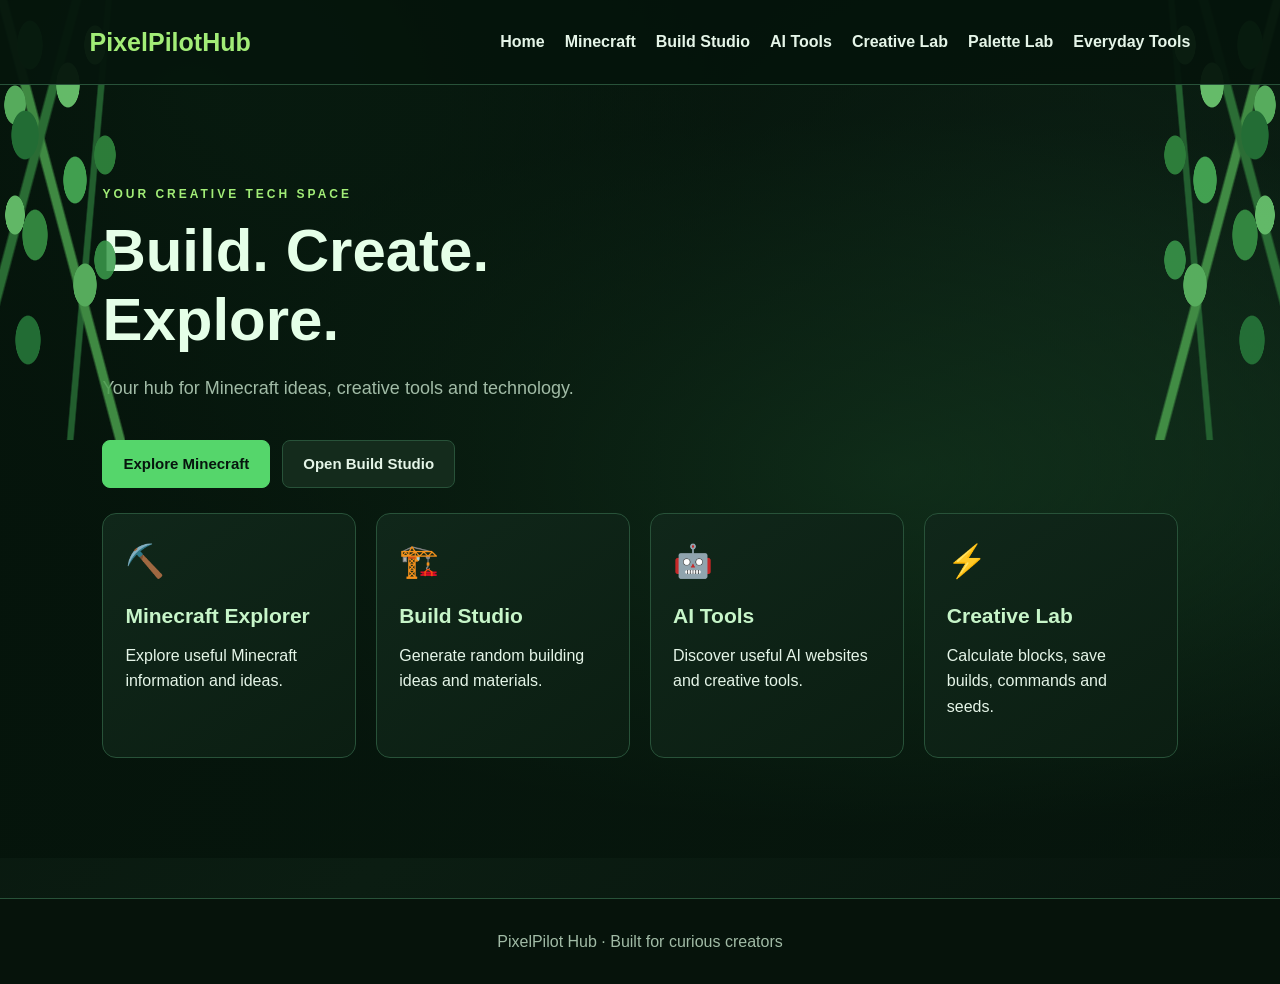
<file: index.html>
<!DOCTYPE html>
<html lang="en">
<head>
  <meta charset="UTF-8">
  <meta name="viewport" content="width=device-width, initial-scale=1.0">
  <title>PixelPilot Hub | Home</title>
  <link rel="stylesheet" href="style.css">
  <script src="script.js" defer></script>
</head>
<body>
  <header>
    <a class="logo" href="index.html">PixelPilot<span>Hub</span></a>
    <nav>
      <a class="active" href="index.html">Home</a>
      <a href="minecraft.html">Minecraft</a>
      <a href="studio.html">Build Studio</a>
      <a href="tools.html">AI Tools</a>
      <a href="extras.html">Creative Lab</a>
      <a href="palette.html">Palette Lab</a>
      <a href="everyday.html">Everyday Tools</a>
    </nav>
  </header>

  <main class="hero">
    <p class="eyebrow">YOUR CREATIVE TECH SPACE</p>
    <h1>Build. Create.<br><span>Explore.</span></h1>
    <p class="hero-text">Your hub for Minecraft ideas, creative tools and technology.</p>

    <div class="hero-actions">
      <a class="btn primary" href="minecraft.html">Explore Minecraft</a>
      <a class="btn secondary" href="studio.html">Open Build Studio</a>
    </div>

    <section class="feature-grid">
      <a class="feature-card" href="minecraft.html">
        <div class="feature-icon">⛏️</div>
        <h3>Minecraft Explorer</h3>
        <p>Explore useful Minecraft information and ideas.</p>
      </a>
      <a class="feature-card" href="studio.html">
        <div class="feature-icon">🏗️</div>
        <h3>Build Studio</h3>
        <p>Generate random building ideas and materials.</p>
      </a>
      <a class="feature-card" href="tools.html">
        <div class="feature-icon">🤖</div>
        <h3>AI Tools</h3>
        <p>Discover useful AI websites and creative tools.</p>
      </a>
      <a class="feature-card" href="extras.html">
        <div class="feature-icon">⚡</div>
        <h3>Creative Lab</h3>
        <p>Calculate blocks, save builds, commands and seeds.</p>
      </a>
    </section>
  </main>

  <footer>PixelPilot Hub · Built for curious creators</footer>
</body>
</html>
</file>
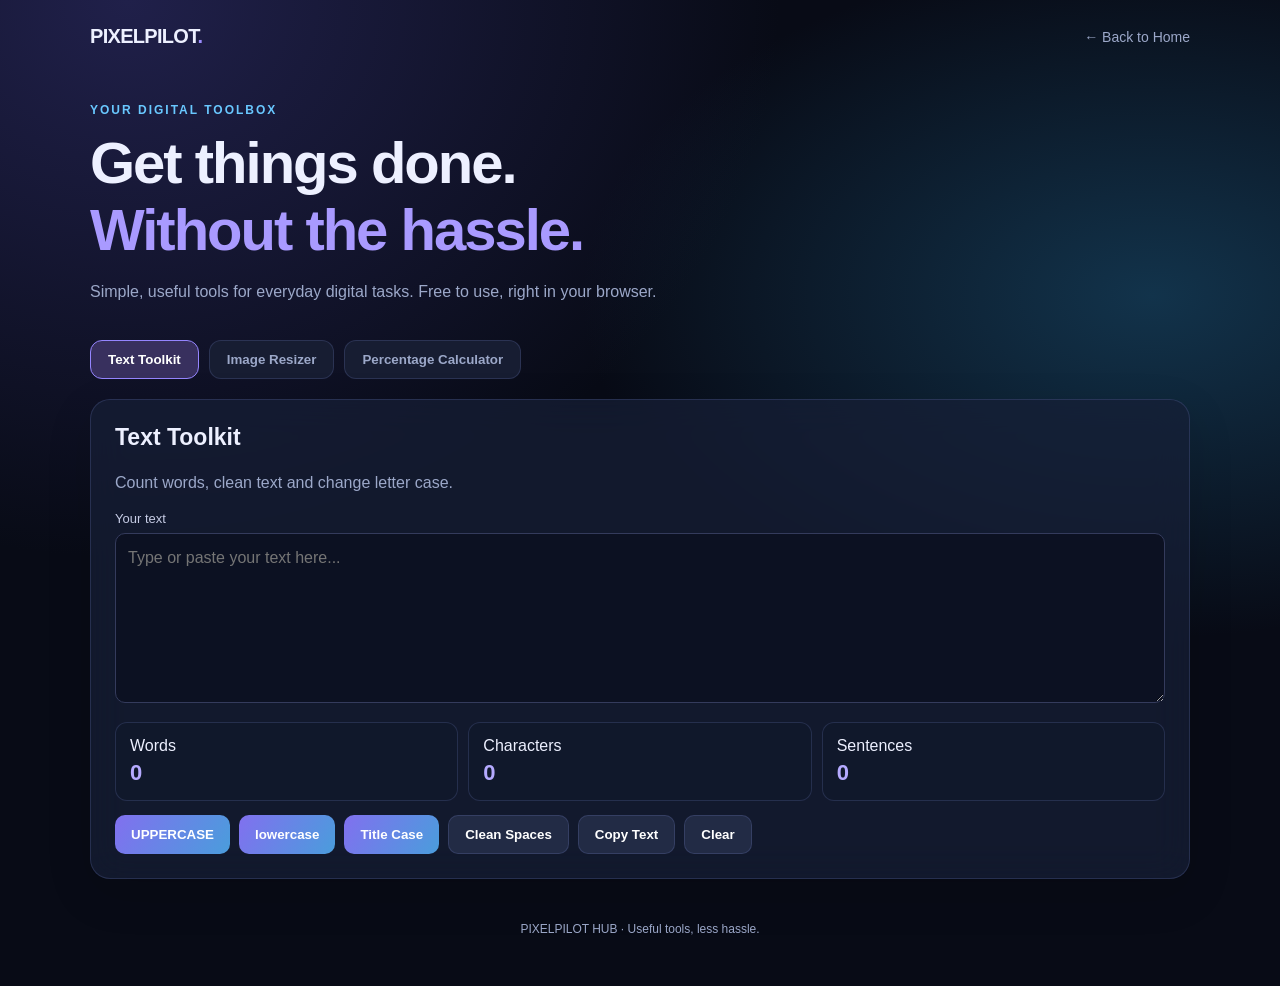
<file: everyday.html>
<!DOCTYPE html>
<html lang="en">
<head>
<meta charset="UTF-8">
<meta name="viewport" content="width=device-width, initial-scale=1.0">
<title>Everyday Tools | PixelPilot Hub</title>
<style>
*{box-sizing:border-box}
:root{--bg:#080b16;--panel:rgba(23,31,54,.72);--border:rgba(150,170,255,.16);--text:#edf0ff;--muted:#9ca8c9;--accent:#9a8cff;--blue:#69c8ff}
body{
 margin:0;background:radial-gradient(ellipse at 10% 0%,#20204a 0,transparent 40%),
 radial-gradient(ellipse at 90% 30%,#12334b 0,transparent 35%),var(--bg);
 color:var(--text);font-family:Inter,Arial,sans-serif;min-height:100vh;padding:25px
}
main{max-width:1100px;margin:auto}
nav{display:flex;justify-content:space-between;align-items:center;gap:15px;margin-bottom:55px}
.logo{font-size:20px;font-weight:800;letter-spacing:-.7px}
.logo span{color:var(--accent)}
nav a{color:var(--muted);text-decoration:none;font-size:14px}
.hero{margin-bottom:35px}
.tag{color:var(--blue);font-size:12px;letter-spacing:2px;font-weight:bold}
h1{font-size:clamp(35px,6vw,58px);letter-spacing:-2px;margin:12px 0}
.hero p,.muted{color:var(--muted);line-height:1.6}
.tabs{display:flex;flex-wrap:wrap;gap:10px;margin-bottom:20px}
.tab{background:#171d32;color:var(--muted);border:1px solid var(--border);padding:11px 17px;border-radius:12px;cursor:pointer}
.tab.active{background:#38305e;color:white;border-color:#9585ff}
.panel{background:var(--panel);border:1px solid var(--border);border-radius:20px;padding:24px;margin-bottom:18px;backdrop-filter:blur(18px);box-shadow:0 15px 45px #0002}
.tool{display:none}.tool.active{display:block}
h2{margin-top:0;font-size:23px}
label{display:block;color:#c6cce5;font-size:13px;margin:15px 0 7px}
input,textarea,select{
 width:100%;background:#0c1122;color:white;border:1px solid #343b5c;
 border-radius:10px;padding:12px;font:inherit;outline:none
}
textarea{min-height:170px;resize:vertical;line-height:1.5}
input:focus,textarea:focus,select:focus{border-color:var(--accent)}
button{background:linear-gradient(120deg,#8170ef,#4a9ddc);color:white;border:0;padding:11px 16px;border-radius:10px;cursor:pointer;font-weight:700}
button:hover{filter:brightness(1.15)}
button:disabled{opacity:.4;cursor:not-allowed}
.secondary{background:#222b45;border:1px solid var(--border)}
.actions{display:flex;flex-wrap:wrap;gap:9px;margin-top:14px}
.stats{display:grid;grid-template-columns:repeat(3,1fr);gap:10px;margin-top:15px}
.stat{background:#10182b;padding:14px;border:1px solid var(--border);border-radius:12px}
.stat strong{display:block;font-size:22px;color:#b5aaff;margin-top:5px}
.grid{display:grid;grid-template-columns:repeat(2,1fr);gap:15px}
.result{margin-top:15px;padding:15px;background:#10182b;border-radius:12px;border:1px solid var(--border)}
.preview{display:none;margin-top:18px;max-width:100%;max-height:350px;border-radius:12px;border:1px solid var(--border)}
.note{font-size:12px;color:var(--muted);line-height:1.5}
.file-label{display:block;padding:25px;text-align:center;border:1px dashed #6873a5;border-radius:14px;cursor:pointer;background:#10182b}
.file-label input{display:none}
footer{text-align:center;color:var(--muted);font-size:12px;padding:25px}
@media(max-width:600px){body{padding:15px}.panel{padding:17px}.grid{grid-template-columns:1fr}.stats{grid-template-columns:1fr 1fr}nav{margin-bottom:35px}}
</style>
</head>
<body>
<main>
<nav>
 <div class="logo">PIXELPILOT<span>.</span></div>
 <a href="index.html">← Back to Home</a>
</nav>

<header class="hero">
 <div class="tag">YOUR DIGITAL TOOLBOX</div>
 <h1>Get things done.<br><span style="color:#a99aff">Without the hassle.</span></h1>
 <p>Simple, useful tools for everyday digital tasks. Free to use, right in your browser.</p>
</header>

<div class="tabs">
 <button class="tab active" data-tab="text">Text Toolkit</button>
 <button class="tab" data-tab="image">Image Resizer</button>
 <button class="tab" data-tab="calc">Percentage Calculator</button>
</div>

<!-- TEXT TOOLKIT -->
<section class="panel tool active" id="text">
 <h2>Text Toolkit</h2>
 <p class="muted">Count words, clean text and change letter case.</p>
 <label for="textInput">Your text</label>
 <textarea id="textInput" placeholder="Type or paste your text here..."></textarea>

 <div class="stats">
  <div class="stat">Words<strong id="words">0</strong></div>
  <div class="stat">Characters<strong id="chars">0</strong></div>
  <div class="stat">Sentences<strong id="sentences">0</strong></div>
 </div>

 <div class="actions">
  <button onclick="changeCase('upper')">UPPERCASE</button>
  <button onclick="changeCase('lower')">lowercase</button>
  <button onclick="changeCase('title')">Title Case</button>
  <button class="secondary" onclick="cleanText()">Clean Spaces</button>
  <button class="secondary" onclick="copyText()">Copy Text</button>
  <button class="secondary" onclick="clearText()">Clear</button>
 </div>
</section>

<!-- IMAGE RESIZER -->
<section class="panel tool" id="image">
 <h2>Image Resizer & Compressor</h2>
 <p class="muted">Resize an image and export it in a different format. Your image stays in your browser.</p>

 <label class="file-label">
  <strong>Choose an image</strong>
  <p class="note">Click to select a JPG, PNG or WebP image</p>
  <input type="file" id="imageInput" accept="image/png,image/jpeg,image/webp">
 </label>

 <img id="preview" class="preview" alt="Image preview">

 <div id="imageControls" style="display:none">
  <div class="grid">
   <div>
    <label for="imgWidth">Width (pixels)</label>
    <input type="number" id="imgWidth" min="1" max="10000">
   </div>
   <div>
    <label for="imgHeight">Height (pixels)</label>
    <input type="number" id="imgHeight" min="1" max="10000">
   </div>
  </div>
  <label><input type="checkbox" id="lockRatio" checked style="width:auto"> Keep original proportions</label>

  <label for="format">Output format</label>
  <select id="format">
   <option value="image/jpeg">JPG</option>
   <option value="image/png">PNG</option>
   <option value="image/webp">WebP</option>
  </select>

  <label for="quality">Image quality: <span id="qualityValue">85%</span></label>
  <input type="range" id="quality" min="10" max="100" value="85">

  <div class="actions">
   <button onclick="resizeImage()">Resize & Export</button>
  </div>
  <div id="imageResult" class="result" style="display:none"></div>
 </div>
 <p class="note">Very large images may use significant browser memory. Exporting JPG removes transparency.</p>
</section>

<!-- PERCENTAGE CALCULATOR -->
<section class="panel tool" id="calc">
 <h2>Percentage Calculator</h2>
 <p class="muted">Quickly calculate percentages and percentage changes.</p>

 <div class="grid">
  <div>
   <label for="percent">What is X% of Y?</label>
   <input type="number" id="percent" placeholder="Percentage, e.g. 20">
   <label for="number">Enter Y</label>
   <input type="number" id="number" placeholder="Number, e.g. 500">
   <button style="margin-top:12px" onclick="calculatePercent()">Calculate</button>
   <div id="percentResult" class="result">Your answer will appear here.</div>
  </div>

  <div>
   <label for="oldValue">Percentage change</label>
   <input type="number" id="oldValue" placeholder="Original value">
   <label for="newValue">New value</label>
   <input type="number" id="newValue" placeholder="New value">
   <button style="margin-top:12px" onclick="calculateChange()">Calculate change</button>
   <div id="changeResult" class="result">Your answer will appear here.</div>
  </div>
 </div>
</section>

<footer>PIXELPILOT HUB · Useful tools, less hassle.</footer>
</main>

<script>
// TAB NAVIGATION
document.querySelectorAll(".tab").forEach(button=>{
 button.addEventListener("click",()=>{
  document.querySelectorAll(".tab").forEach(b=>b.classList.remove("active"));
  document.querySelectorAll(".tool").forEach(t=>t.classList.remove("active"));
  button.classList.add("active");
  document.getElementById(button.dataset.tab).classList.add("active");
 });
});

// TEXT TOOLKIT
const textInput=document.getElementById("textInput");

function updateStats(){
 const value=textInput.value;
 const words=value.trim()?value.trim().split(/\s+/).length:0;
 const sentences=value.trim()?value.split(/[.!?]+/).filter(s=>s.trim()).length:0;
 document.getElementById("words").textContent=words;
 document.getElementById("chars").textContent=value.length;
 document.getElementById("sentences").textContent=sentences;
}
textInput.addEventListener("input",updateStats);

function changeCase(type){
 let value=textInput.value;
 if(type==="upper")value=value.toUpperCase();
 if(type==="lower")value=value.toLowerCase();
 if(type==="title")value=value.toLowerCase().replace(/\b\w/g,c=>c.toUpperCase());
 textInput.value=value;
 updateStats();
}
function cleanText(){
 textInput.value=textInput.value.replace(/[ \t]+/g," ").replace(/\n{3,}/g,"\n\n").trim();
 updateStats();
}
async function copyText(){
 try{
  await navigator.clipboard.writeText(textInput.value);
  alert("Text copied!");
 }catch(e){alert("Copy failed. Check browser permissions.");}
}
function clearText(){
 textInput.value="";
 updateStats();
}

// IMAGE TOOL
let selectedImage=null;
let originalWidth=0;
let originalHeight=0;

const imageInput=document.getElementById("imageInput");
const imgWidth=document.getElementById("imgWidth");
const imgHeight=document.getElementById("imgHeight");
const preview=document.getElementById("preview");

imageInput.addEventListener("change",()=>{
 const file=imageInput.files[0];
 if(!file)return;
 if(!["image/jpeg","image/png","image/webp"].includes(file.type)){
  alert("Please choose a JPG, PNG or WebP image.");
  imageInput.value="";
  return;
 }
 if(file.size>20*1024*1024){
  alert("Please choose an image smaller than 20 MB.");
  imageInput.value="";
  return;
 }

 const reader=new FileReader();
 reader.onload=()=>{
  const image=new Image();
  image.onload=()=>{
   selectedImage=image;
   originalWidth=image.naturalWidth;
   originalHeight=image.naturalHeight;
   imgWidth.value=originalWidth;
   imgHeight.value=originalHeight;
   preview.src=reader.result;
   preview.style.display="block";
   document.getElementById("imageControls").style.display="block";
   document.getElementById("imageResult").style.display="none";
  };
  image.onerror=()=>alert("Could not load this image.");
  image.src=reader.result;
 };
 reader.readAsDataURL(file);
});

imgWidth.addEventListener("input",()=>{
 if(document.getElementById("lockRatio").checked&&originalWidth){
  const w=Number(imgWidth.value);
  if(w>0)imgHeight.value=Math.round(w*originalHeight/originalWidth);
 }
});
imgHeight.addEventListener("input",()=>{
 if(document.getElementById("lockRatio").checked&&originalHeight){
  const h=Number(imgHeight.value);
  if(h>0)imgWidth.value=Math.round(h*originalWidth/originalHeight);
 }
});

document.getElementById("quality").addEventListener("input",e=>{
 document.getElementById("qualityValue").textContent=e.target.value+"%";
});

function resizeImage(){
 if(!selectedImage)return;

 const width=Number(imgWidth.value);
 const height=Number(imgHeight.value);

 if(!Number.isInteger(width)||!Number.isInteger(height)||
 width<1||height<1||width>10000||height>10000){
  alert("Enter valid dimensions between 1 and 10,000 pixels.");
  return;
 }

 const canvas=document.createElement("canvas");
 canvas.width=width;
 canvas.height=height;
 const ctx=canvas.getContext("2d");
 const format=document.getElementById("format").value;
 const quality=Number(document.getElementById("quality").value)/100;

 if(format==="image/jpeg"){
  ctx.fillStyle="#ffffff";
  ctx.fillRect(0,0,width,height);
 }
 ctx.drawImage(selectedImage,0,0,width,height);

 canvas.toBlob(blob=>{
  if(!blob){
   alert("Image export failed.");
   return;
  }
  const url=URL.createObjectURL(blob);
  const extension=format==="image/jpeg"?"jpg":
   format==="image/png"?"png":"webp";
  const result=document.getElementById("imageResult");
  result.style.display="block";
  result.innerHTML=`
   <strong>Image ready!</strong>
   <p>${width} × ${height} pixels · ${(blob.size/1024).toFixed(1)} KB</p>
   <a id="downloadImage" download="pixelpilot-image.${extension}"
   style="color:#a99aff;font-weight:bold">Download your image ↓</a>
  `;
  document.getElementById("downloadImage").href=url;
 },format,quality);
}

// PERCENTAGE CALCULATOR
function calculatePercent(){
 const p=document.getElementById("percent").value;
 const n=document.getElementById("number").value;
 if(p===""||n===""){
  alert("Enter both numbers.");
  return;
 }
 const answer=Number(p)*Number(n)/100;
 document.getElementById("percentResult").textContent=
  `${p}% of ${n} = ${answer.toLocaleString(undefined,{maximumFractionDigits:6})}`;
}

function calculateChange(){
 const oldValue=document.getElementById("oldValue").value;
 const newValue=document.getElementById("newValue").value;
 if(oldValue===""||newValue===""){
  alert("Enter both values.");
  return;
 }
 if(Number(oldValue)===0){
  alert("Original value cannot be zero.");
  return;
 }
 const change=(Number(newValue)-Number(oldValue))/Math.abs(Number(oldValue))*100;
 const direction=change>0?"increase":change<0?"decrease":"no change";
 document.getElementById("changeResult").textContent=
  `${Math.abs(change).toFixed(2)}% ${direction}`;
}
</script>
</body>
</html>
</file>
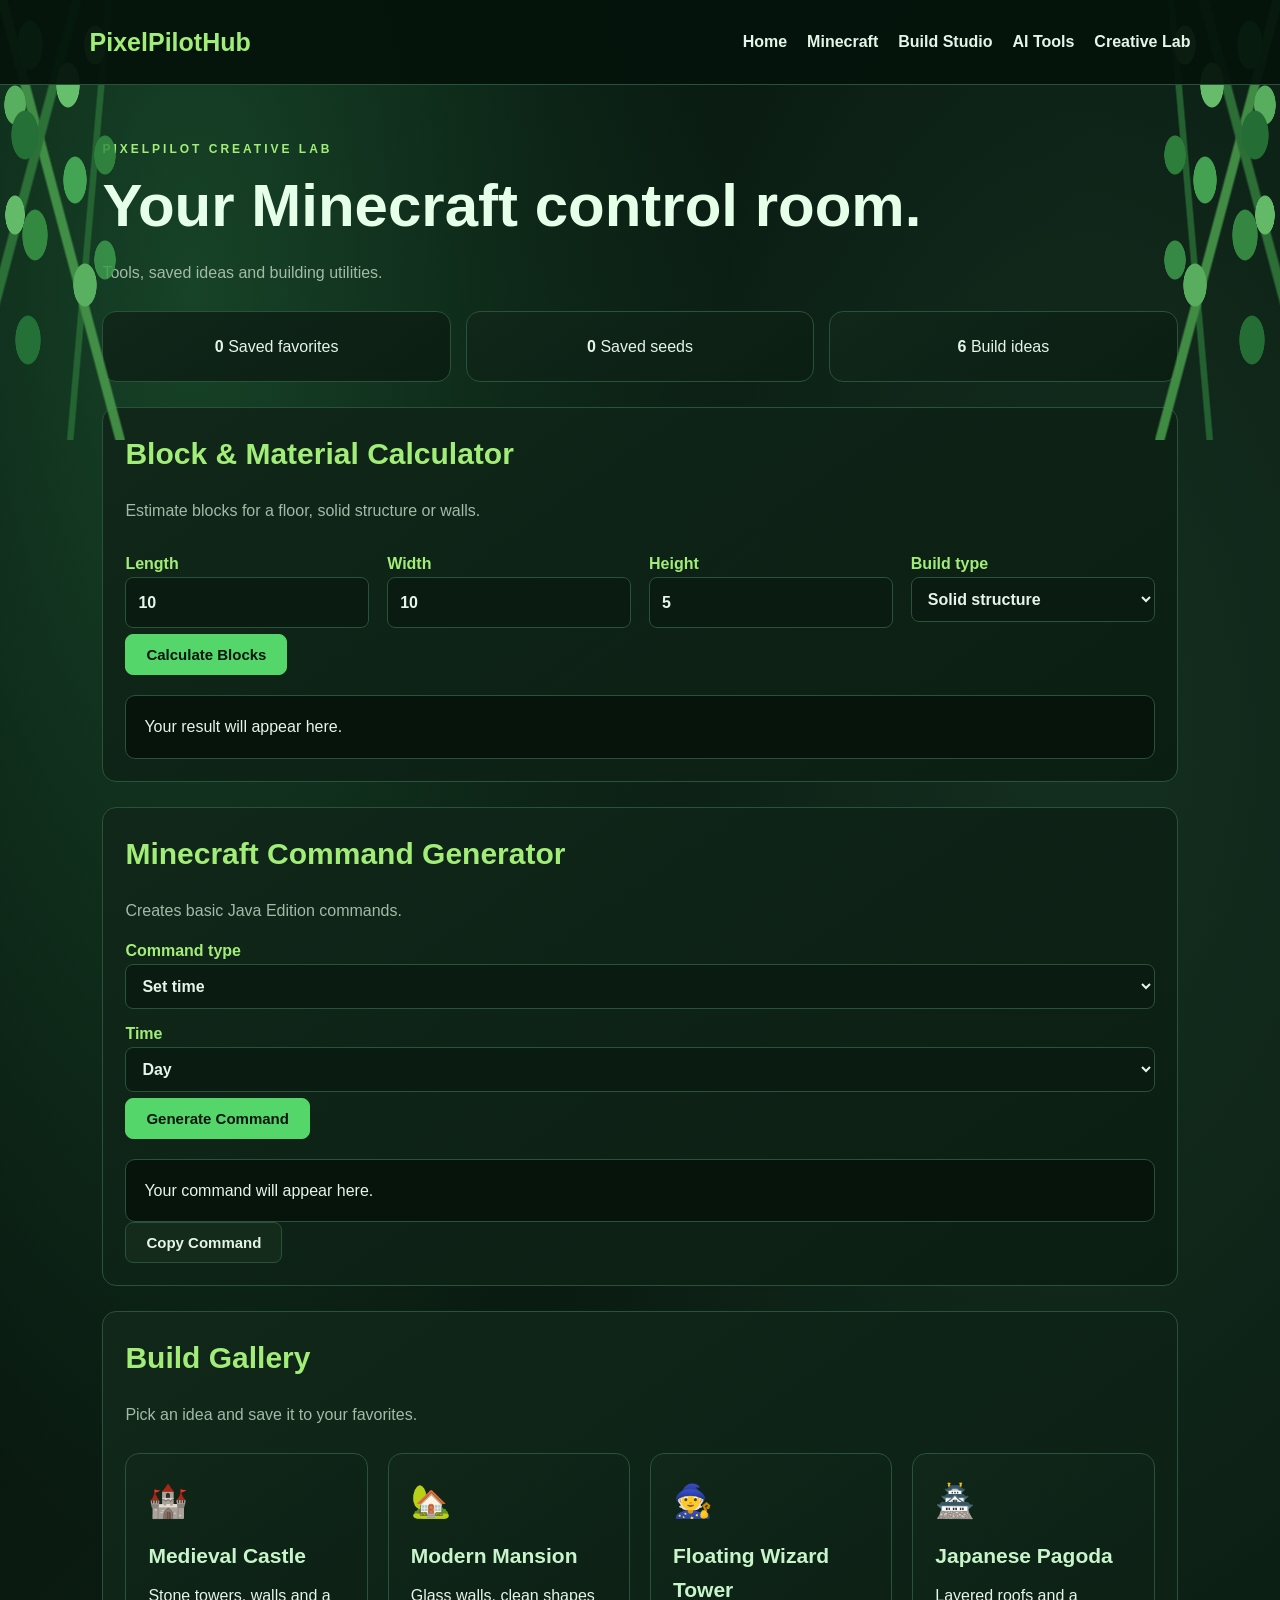
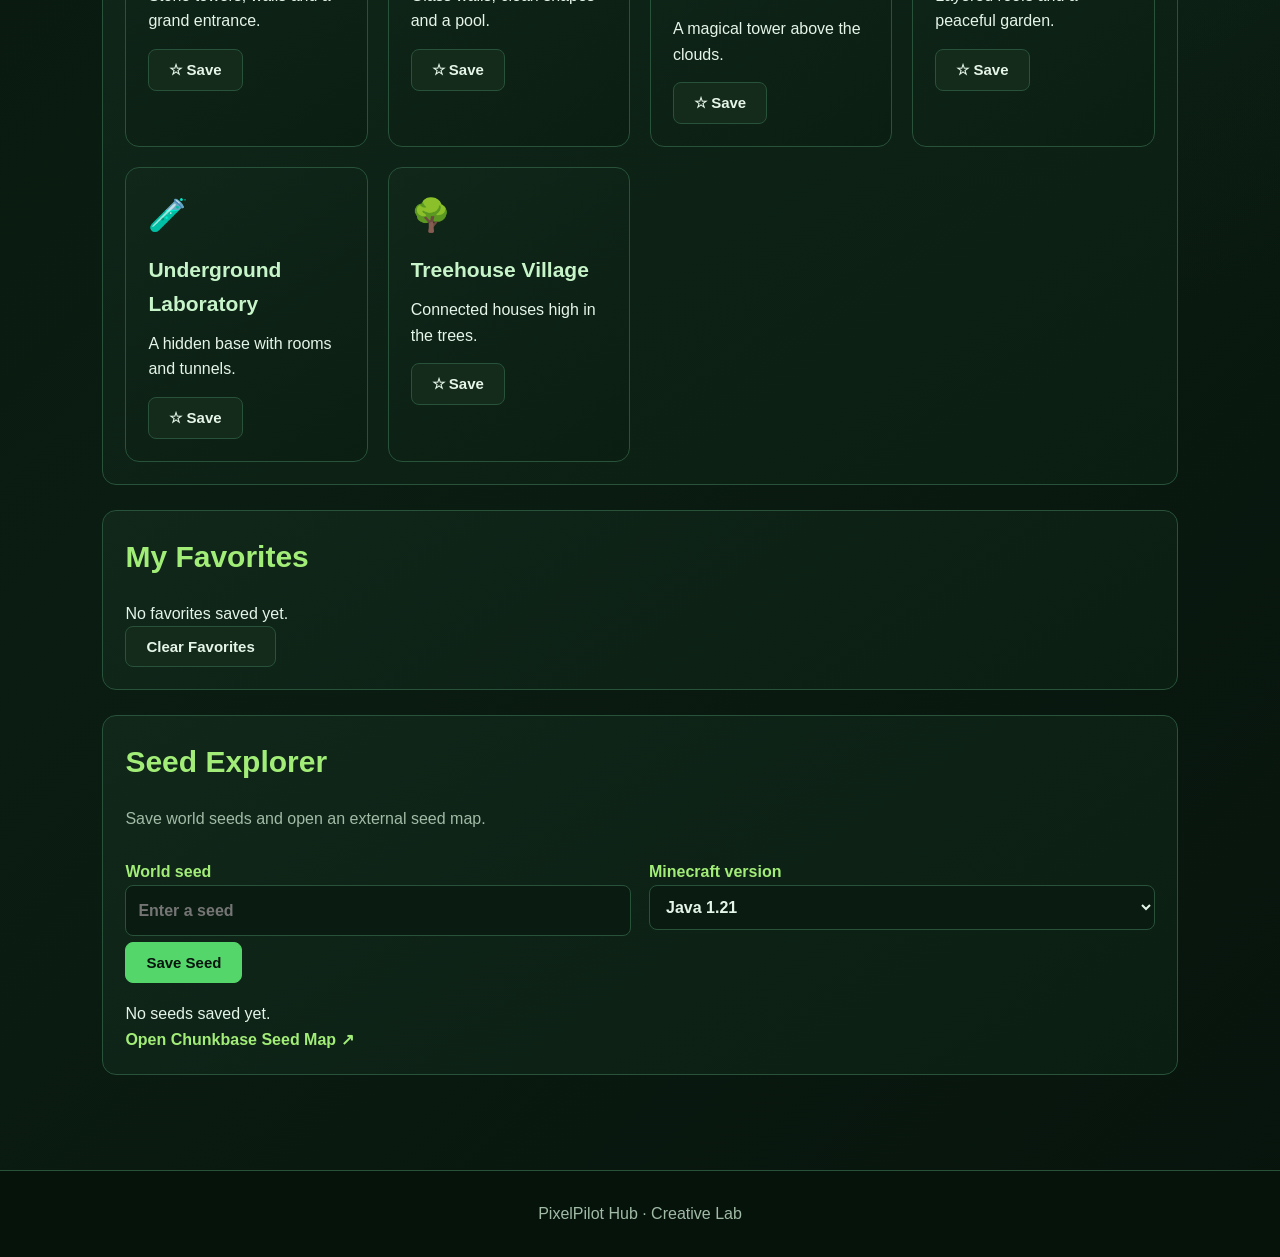
<file: extras.html>
<!DOCTYPE html>
<html lang="en">
<head>
  <meta charset="UTF-8">
  <meta name="viewport" content="width=device-width, initial-scale=1.0">
  <title>Creative Lab | PixelPilot Hub</title>
  <link rel="stylesheet" href="style.css">
  <script src="script.js" defer></script>
</head>
<body>
  <header>
    <a class="logo" href="index.html">PixelPilot<span>Hub</span></a>
    <nav>
      <a href="index.html">Home</a>
      <a href="minecraft.html">Minecraft</a>
      <a href="studio.html">Build Studio</a>
      <a href="tools.html">AI Tools</a>
      <a class="active" href="extras.html">Creative Lab</a>
    </nav>
  </header>

  <main class="page">
    <p class="eyebrow">PIXELPILOT CREATIVE LAB</p>
    <h1>Your Minecraft <span>control room.</span></h1>
    <p class="muted">Tools, saved ideas and building utilities.</p>

    <section class="stats-grid">
      <div class="stat-card">
        <strong id="favoriteCount">0</strong>
        <span>Saved favorites</span>
      </div>
      <div class="stat-card">
        <strong id="seedCount">0</strong>
        <span>Saved seeds</span>
      </div>
      <div class="stat-card">
        <strong id="ideaCount">6</strong>
        <span>Build ideas</span>
      </div>
    </section>

    <section class="tool-panel">
      <h2>Block & Material Calculator</h2>
      <p class="muted">Estimate blocks for a floor, solid structure or walls.</p>
      <div class="calculator-grid">
        <label>Length
          <input id="calcLength" type="number" min="1" value="10">
        </label>
        <label>Width
          <input id="calcWidth" type="number" min="1" value="10">
        </label>
        <label>Height
          <input id="calcHeight" type="number" min="1" value="5">
        </label>
        <label>Build type
          <select id="calcType">
            <option value="solid">Solid structure</option>
            <option value="walls">Walls only</option>
            <option value="floor">Floor only</option>
          </select>
        </label>
      </div>
      <button class="btn primary" id="calculateBlocks">Calculate Blocks</button>
      <div class="calculator-result" id="calcResult">Your result will appear here.</div>
    </section>

    <section class="tool-panel">
      <h2>Minecraft Command Generator</h2>
      <p class="muted">Creates basic Java Edition commands.</p>
      <label>Command type
        <select id="commandType">
          <option value="time">Set time</option>
          <option value="weather">Set weather</option>
          <option value="gamemode">Set game mode</option>
          <option value="difficulty">Set difficulty</option>
          <option value="give">Give an item</option>
        </select>
      </label>
      <div id="commandOptions"></div>
      <button class="btn primary" id="generateCommand">Generate Command</button>
      <div class="command-output" id="commandOutput">Your command will appear here.</div>
      <button class="btn secondary" id="copyCommand">Copy Command</button>
    </section>

    <section class="tool-panel">
      <h2>Build Gallery</h2>
      <p class="muted">Pick an idea and save it to your favorites.</p>
      <div class="feature-grid" id="buildGallery">
        <article class="feature-card">
          <div class="feature-icon">🏰</div>
          <h3>Medieval Castle</h3>
          <p>Stone towers, walls and a grand entrance.</p>
          <button class="btn secondary gallery-save" data-build="Medieval Castle">☆ Save</button>
        </article>
        <article class="feature-card">
          <div class="feature-icon">🏡</div>
          <h3>Modern Mansion</h3>
          <p>Glass walls, clean shapes and a pool.</p>
          <button class="btn secondary gallery-save" data-build="Modern Mansion">☆ Save</button>
        </article>
        <article class="feature-card">
          <div class="feature-icon">🧙</div>
          <h3>Floating Wizard Tower</h3>
          <p>A magical tower above the clouds.</p>
          <button class="btn secondary gallery-save" data-build="Floating Wizard Tower">☆ Save</button>
        </article>
        <article class="feature-card">
          <div class="feature-icon">🏯</div>
          <h3>Japanese Pagoda</h3>
          <p>Layered roofs and a peaceful garden.</p>
          <button class="btn secondary gallery-save" data-build="Japanese Pagoda">☆ Save</button>
        </article>
        <article class="feature-card">
          <div class="feature-icon">🧪</div>
          <h3>Underground Laboratory</h3>
          <p>A hidden base with rooms and tunnels.</p>
          <button class="btn secondary gallery-save" data-build="Underground Laboratory">☆ Save</button>
        </article>
        <article class="feature-card">
          <div class="feature-icon">🌳</div>
          <h3>Treehouse Village</h3>
          <p>Connected houses high in the trees.</p>
          <button class="btn secondary gallery-save" data-build="Treehouse Village">☆ Save</button>
        </article>
      </div>
    </section>

    <section class="tool-panel">
      <h2>My Favorites</h2>
      <div id="favoritesList" class="favorites-list">No favorites saved yet.</div>
      <button class="btn secondary" id="clearFavorites">Clear Favorites</button>
    </section>

    <section class="tool-panel">
      <h2>Seed Explorer</h2>
      <p class="muted">Save world seeds and open an external seed map.</p>
      <div class="calculator-grid">
        <label>World seed
          <input id="seedInput" type="text" placeholder="Enter a seed">
        </label>
        <label>Minecraft version
          <select id="seedVersion">
            <option>Java 1.21</option>
            <option>Java 1.20</option>
            <option>Bedrock</option>
            <option>Other</option>
          </select>
        </label>
      </div>
      <button class="btn primary" id="saveSeed">Save Seed</button>
      <div id="seedsList" class="favorites-list">No seeds saved yet.</div>
      <a class="external-seed-link" href="https://www.chunkbase.com/apps/seed-map" target="_blank" rel="noopener noreferrer">Open Chunkbase Seed Map ↗</a>
    </section>
  </main>

  <footer>PixelPilot Hub · Creative Lab</footer>
</body>
</html>
</file>
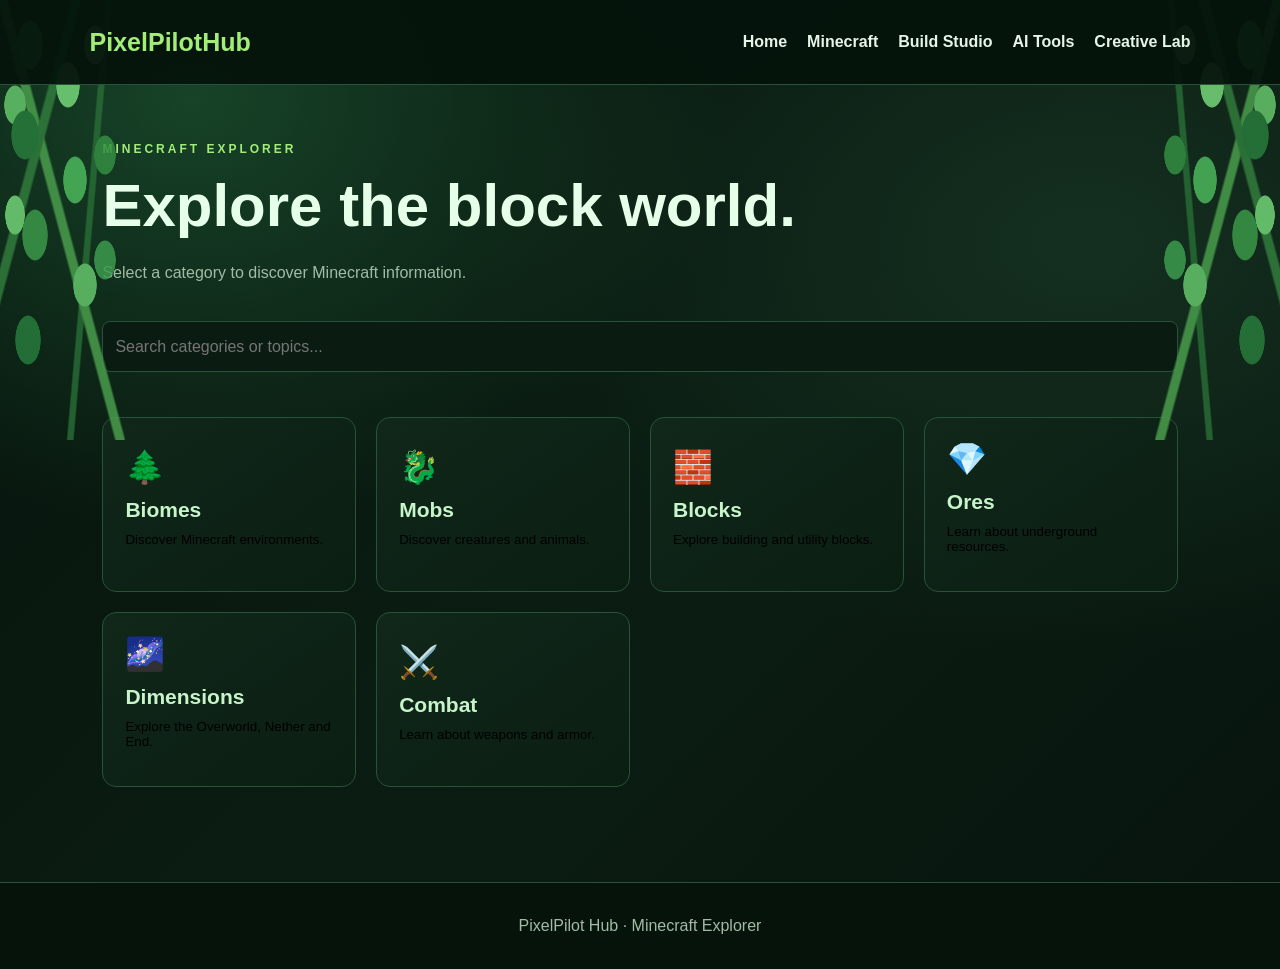
<file: minecraft.html>
<!DOCTYPE html>
<html lang="en">
<head>
  <meta charset="UTF-8">
  <meta name="viewport" content="width=device-width, initial-scale=1.0">
  <title>Minecraft Explorer | PixelPilot Hub</title>
  <link rel="stylesheet" href="style.css">
  <script src="script.js" defer></script>
</head>
<body>
  <header>
    <a class="logo" href="index.html">PixelPilot<span>Hub</span></a>
    <nav>
      <a href="index.html">Home</a>
      <a class="active" href="minecraft.html">Minecraft</a>
      <a href="studio.html">Build Studio</a>
      <a href="tools.html">AI Tools</a>
      <a href="extras.html">Creative Lab</a>
    </nav>
  </header>

  <main class="page">
    <p class="eyebrow">MINECRAFT EXPLORER</p>
    <h1>Explore the <span>block world.</span></h1>
    <p class="muted">Select a category to discover Minecraft information.</p>

    <input id="minecraftSearch" class="search-box"
      type="text" placeholder="Search categories or topics...">

    <section class="feature-grid" id="minecraftCards">
      <button class="feature-card explorer-card" data-category="biomes">
        <div class="feature-icon">🌲</div>
        <h3>Biomes</h3>
        <p>Discover Minecraft environments.</p>
      </button>
      <button class="feature-card explorer-card" data-category="mobs">
        <div class="feature-icon">🐉</div>
        <h3>Mobs</h3>
        <p>Discover creatures and animals.</p>
      </button>
      <button class="feature-card explorer-card" data-category="blocks">
        <div class="feature-icon">🧱</div>
        <h3>Blocks</h3>
        <p>Explore building and utility blocks.</p>
      </button>
      <button class="feature-card explorer-card" data-category="ores">
        <div class="feature-icon">💎</div>
        <h3>Ores</h3>
        <p>Learn about underground resources.</p>
      </button>
      <button class="feature-card explorer-card" data-category="dimensions">
        <div class="feature-icon">🌌</div>
        <h3>Dimensions</h3>
        <p>Explore the Overworld, Nether and End.</p>
      </button>
      <button class="feature-card explorer-card" data-category="combat">
        <div class="feature-icon">⚔️</div>
        <h3>Combat</h3>
        <p>Learn about weapons and armor.</p>
      </button>
    </section>

    <section class="tool-panel explorer-details" id="explorerDetails" hidden>
      <button class="btn secondary" id="backToCategories">← Back to categories</button>
      <div id="explorerContent"></div>
    </section>
  </main>

  <footer>PixelPilot Hub · Minecraft Explorer</footer>
</body>
</html>
</file>
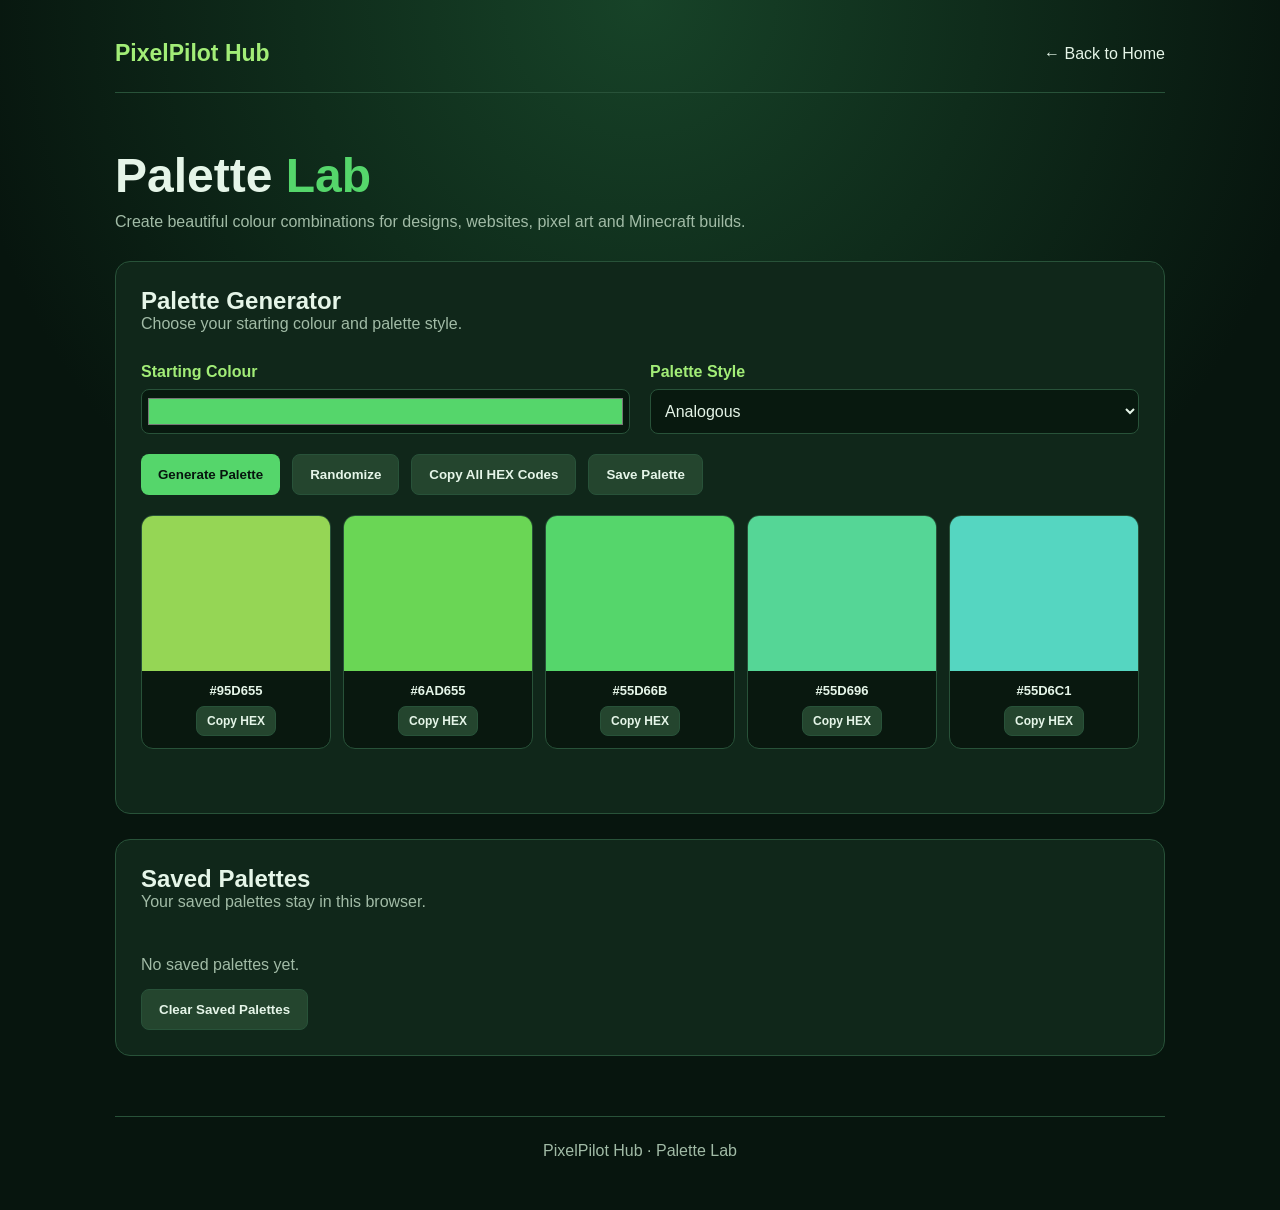
<file: palette.html>
<!DOCTYPE html>
<html lang="en">
<head>
<meta charset="UTF-8">
<meta name="viewport" content="width=device-width, initial-scale=1.0">
<title>PixelPilot | Palette Lab</title>

<style>
:root {
  --bg: #07150e;
  --panel: #10271a;
  --green: #55d66b;
  --light: #a2ed77;
  --text: #e5f5e8;
  --muted: #a1bba6;
  --border: #285239;
}

* {
  box-sizing: border-box;
  margin: 0;
  padding: 0;
}

body {
  min-height: 100vh;
  padding: 25px;
  font-family: Arial, sans-serif;
  color: var(--text);
  background:
    radial-gradient(circle at top, #174328, transparent 50%),
    var(--bg);
}

header {
  max-width: 1050px;
  margin: auto;
  display: flex;
  justify-content: space-between;
  align-items: center;
  flex-wrap: wrap;
  gap: 15px;
  padding: 15px 0 25px;
  border-bottom: 1px solid var(--border);
}

.logo {
  color: var(--light);
  font-size: 23px;
  font-weight: bold;
}

header a {
  color: var(--text);
  text-decoration: none;
}

main {
  max-width: 1050px;
  margin: 55px auto;
}

h1 {
  font-size: clamp(32px, 6vw, 48px);
  margin-bottom: 10px;
}

h1 span {
  color: var(--green);
}

.subtitle {
  color: var(--muted);
  margin-bottom: 30px;
}

.panel {
  background: var(--panel);
  border: 1px solid var(--border);
  border-radius: 15px;
  padding: 25px;
  margin-bottom: 25px;
}

.controls {
  display: grid;
  grid-template-columns: repeat(auto-fit, minmax(180px, 1fr));
  gap: 20px;
  align-items: end;
}

label {
  display: block;
  color: var(--light);
  font-weight: bold;
  margin-bottom: 8px;
}

input, select {
  width: 100%;
  min-height: 45px;
  border: 1px solid var(--border);
  border-radius: 8px;
  background: #08190f;
  color: var(--text);
  padding: 10px;
  font: inherit;
}

input[type="color"] {
  padding: 4px;
  cursor: pointer;
}

button {
  border: 0;
  border-radius: 8px;
  padding: 12px 17px;
  background: var(--green);
  color: #07150e;
  font-weight: bold;
  cursor: pointer;
  transition: 0.2s;
}

button:hover {
  filter: brightness(1.15);
  transform: translateY(-2px);
}

.secondary {
  background: #24452e;
  color: var(--text);
  border: 1px solid var(--border);
}

.actions {
  display: flex;
  flex-wrap: wrap;
  gap: 12px;
  margin-top: 20px;
}

.palette {
  display: grid;
  grid-template-columns: repeat(5, 1fr);
  gap: 12px;
  margin-top: 20px;
}

.swatch {
  overflow: hidden;
  border: 1px solid var(--border);
  border-radius: 12px;
  background: #09180f;
}

.swatch-color {
  height: 155px;
  cursor: pointer;
}

.swatch-info {
  padding: 12px 7px;
  text-align: center;
}

.hex {
  font-size: 13px;
  font-weight: bold;
  overflow-wrap: anywhere;
}

.swatch-info button {
  margin-top: 8px;
  padding: 7px 10px;
  font-size: 12px;
}

.saved-list {
  display: grid;
  gap: 12px;
  margin-top: 18px;
}

.saved-item {
  padding: 14px;
  border-radius: 10px;
  background: #091b10;
  border: 1px solid var(--border);
}

.saved-colors {
  display: flex;
  height: 35px;
  border-radius: 6px;
  overflow: hidden;
  margin-bottom: 10px;
}

.saved-colors span {
  flex: 1;
}

.saved-item button {
  margin-top: 10px;
}

.empty {
  color: var(--muted);
  padding: 15px 0;
}

.status {
  min-height: 24px;
  color: var(--light);
  margin-top: 15px;
}

footer {
  max-width: 1050px;
  margin: 60px auto 0;
  text-align: center;
  color: var(--muted);
  padding: 25px;
  border-top: 1px solid var(--border);
}

@media (max-width: 650px) {
  body {
    padding: 15px;
  }

  .palette {
    grid-template-columns: repeat(2, 1fr);
  }

  .swatch-color {
    height: 115px;
  }

  main {
    margin-top: 35px;
  }
}
</style>
</head>

<body>

<header>
  <div class="logo">PixelPilot Hub</div>
  <a href="index.html">← Back to Home</a>
</header>

<main>
  <h1>Palette <span>Lab</span></h1>
  <p class="subtitle">
    Create beautiful colour combinations for designs,
    websites, pixel art and Minecraft builds.
  </p>

  <section class="panel">
    <h2>Palette Generator</h2>
    <p class="subtitle">Choose your starting colour and palette style.</p>

    <div class="controls">
      <div>
        <label for="baseColor">Starting Colour</label>
        <input type="color" id="baseColor" value="#55d66b">
      </div>

      <div>
        <label for="paletteType">Palette Style</label>
        <select id="paletteType">
          <option value="analogous">Analogous</option>
          <option value="complementary">Complementary</option>
          <option value="triadic">Triadic</option>
          <option value="monochromatic">Monochromatic</option>
        </select>
      </div>
    </div>

    <div class="actions">
      <button id="generateBtn">Generate Palette</button>
      <button class="secondary" id="randomBtn">Randomize</button>
      <button class="secondary" id="copyAllBtn">Copy All HEX Codes</button>
      <button class="secondary" id="saveBtn">Save Palette</button>
    </div>

    <div class="palette" id="palette"></div>
    <p class="status" id="status" aria-live="polite"></p>
  </section>

  <section class="panel">
    <h2>Saved Palettes</h2>
    <p class="subtitle">Your saved palettes stay in this browser.</p>
    <div class="saved-list" id="savedList"></div>
    <button class="secondary" id="clearBtn">Clear Saved Palettes</button>
  </section>
</main>

<footer>
  PixelPilot Hub · Palette Lab
</footer>

<script>
const baseColor = document.getElementById("baseColor");
const paletteType = document.getElementById("paletteType");
const paletteContainer = document.getElementById("palette");
const statusText = document.getElementById("status");
const savedList = document.getElementById("savedList");

let currentPalette = [];

function hexToHsl(hex) {
  let r = parseInt(hex.slice(1, 3), 16) / 255;
  let g = parseInt(hex.slice(3, 5), 16) / 255;
  let b = parseInt(hex.slice(5, 7), 16) / 255;

  let max = Math.max(r, g, b);
  let min = Math.min(r, g, b);
  let h, s;
  let l = (max + min) / 2;

  if (max === min) {
    h = 0;
    s = 0;
  } else {
    let d = max - min;
    s = l > 0.5 ? d / (2 - max - min) : d / (max + min);

    switch (max) {
      case r:
        h = (g - b) / d + (g < b ? 6 : 0);
        break;
      case g:
        h = (b - r) / d + 2;
        break;
      default:
        h = (r - g) / d + 4;
    }

    h /= 6;
  }

  return [h * 360, s * 100, l * 100];
}

function hslToHex(h, s, l) {
  h = ((h % 360) + 360) % 360;
  s /= 100;
  l /= 100;

  let c = (1 - Math.abs(2 * l - 1)) * s;
  let x = c * (1 - Math.abs((h / 60) % 2 - 1));
  let m = l - c / 2;
  let r = 0, g = 0, b = 0;

  if (h < 60) [r, g, b] = [c, x, 0];
  else if (h < 120) [r, g, b] = [x, c, 0];
  else if (h < 180) [r, g, b] = [0, c, x];
  else if (h < 240) [r, g, b] = [0, x, c];
  else if (h < 300) [r, g, b] = [x, 0, c];
  else [r, g, b] = [c, 0, x];

  const toHex = value =>
    Math.round((value + m) * 255)
      .toString(16)
      .padStart(2, "0");

  return "#" + toHex(r) + toHex(g) + toHex(b);
}

function generatePalette() {
  const [h, s, l] = hexToHsl(baseColor.value);
  const type = paletteType.value;

  let colors = [];

  if (type === "analogous") {
    colors = [-40, -20, 0, 20, 40].map(
      shift => hslToHex(h + shift, s, l)
    );
  }

  if (type === "complementary") {
    colors = [
      hslToHex(h, s, l * 0.65),
      hslToHex(h, s, l * 0.85),
      hslToHex(h, s, l),
      hslToHex(h + 180, s, l * 1.1),
      hslToHex(h + 180, s, l * 0.75)
    ];
  }

  if (type === "triadic") {
    colors = [
      hslToHex(h, s, l * 0.75),
      hslToHex(h, s, l),
      hslToHex(h + 120, s, l),
      hslToHex(h + 240, s, l),
      hslToHex(h + 240, s, l * 0.75)
    ];
  }

  if (type === "monochromatic") {
    colors = [25, 40, 55, 70, 85].map(
      lightness => hslToHex(h, s, lightness)
    );
  }

  currentPalette = colors;
  displayPalette();
}

function displayPalette() {
  paletteContainer.innerHTML = "";

  currentPalette.forEach(color => {
    const card = document.createElement("div");
    card.className = "swatch";

    const colorBox = document.createElement("div");
    colorBox.className = "swatch-color";
    colorBox.style.backgroundColor = color;
    colorBox.title = "Click to copy " + color;

    colorBox.addEventListener("click", () => copyText(color));

    const info = document.createElement("div");
    info.className = "swatch-info";

    const hex = document.createElement("div");
    hex.className = "hex";
    hex.textContent = color.toUpperCase();

    const button = document.createElement("button");
    button.className = "secondary";
    button.textContent = "Copy HEX";
    button.addEventListener("click", () => copyText(color));

    info.append(hex, button);
    card.append(colorBox, info);
    paletteContainer.appendChild(card);
  });
}

async function copyText(text) {
  try {
    await navigator.clipboard.writeText(text);
    statusText.textContent = "Copied " + text + "!";
  } catch {
    statusText.textContent =
      "Clipboard access unavailable. Try using a secure browser connection.";
  }
}

function randomize() {
  const randomHex = () =>
    "#" + Math.floor(Math.random() * 16777216)
      .toString(16)
      .padStart(6, "0");

  baseColor.value = randomHex();
  generatePalette();
  statusText.textContent = "Random palette generated!";
}

function copyAll() {
  if (!currentPalette.length) return;
  copyText(currentPalette.join(", "));
}

function getSavedPalettes() {
  try {
    return JSON.parse(
      localStorage.getItem("pixelpilot_palettes") || "[]"
    );
  } catch {
    return [];
  }
}

function savePalette() {
  if (!currentPalette.length) return;

  const saved = getSavedPalettes();

  saved.unshift({
    id: Date.now(),
    colors: [...currentPalette],
    date: new Date().toLocaleDateString()
  });

  localStorage.setItem(
    "pixelpilot_palettes",
    JSON.stringify(saved.slice(0, 30))
  );

  renderSaved();
  statusText.textContent = "Palette saved!";
}

function renderSaved() {
  const saved = getSavedPalettes();
  savedList.innerHTML = "";

  if (saved.length === 0) {
    const empty = document.createElement("p");
    empty.className = "empty";
    empty.textContent = "No saved palettes yet.";
    savedList.appendChild(empty);
    return;
  }

  saved.forEach(item => {
    const card = document.createElement("div");
    card.className = "saved-item";

    const colors = document.createElement("div");
    colors.className = "saved-colors";

    item.colors.forEach(color => {
      const block = document.createElement("span");
      block.style.backgroundColor = color;
      colors.appendChild(block);
    });

    const details = document.createElement("p");
    details.textContent =
      item.colors.join(" · ") + " | " + item.date;

    const loadButton = document.createElement("button");
    loadButton.className = "secondary";
    loadButton.textContent = "Load Palette";
    loadButton.addEventListener("click", () => {
      currentPalette = [...item.colors];
      baseColor.value = item.colors[0];
      displayPalette();
      statusText.textContent = "Palette loaded!";
    });

    const deleteButton = document.createElement("button");
    deleteButton.className = "secondary";
    deleteButton.textContent = "Delete";
    deleteButton.style.marginLeft = "8px";
    deleteButton.addEventListener("click", () => {
      const updated = getSavedPalettes().filter(
        palette => palette.id !== item.id
      );

      localStorage.setItem(
        "pixelpilot_palettes",
        JSON.stringify(updated)
      );

      renderSaved();
    });

    card.append(colors, details, loadButton, deleteButton);
    savedList.appendChild(card);
  });
}

document.getElementById("generateBtn")
  .addEventListener("click", generatePalette);

document.getElementById("randomBtn")
  .addEventListener("click", randomize);

document.getElementById("copyAllBtn")
  .addEventListener("click", copyAll);

document.getElementById("saveBtn")
  .addEventListener("click", savePalette);

document.getElementById("clearBtn")
  .addEventListener("click", () => {
    if (!confirm("Delete all saved palettes?")) return;

    localStorage.removeItem("pixelpilot_palettes");
    renderSaved();
    statusText.textContent = "Saved palettes cleared.";
  });

generatePalette();
renderSaved();
</script>

</body>
</html>
</file>
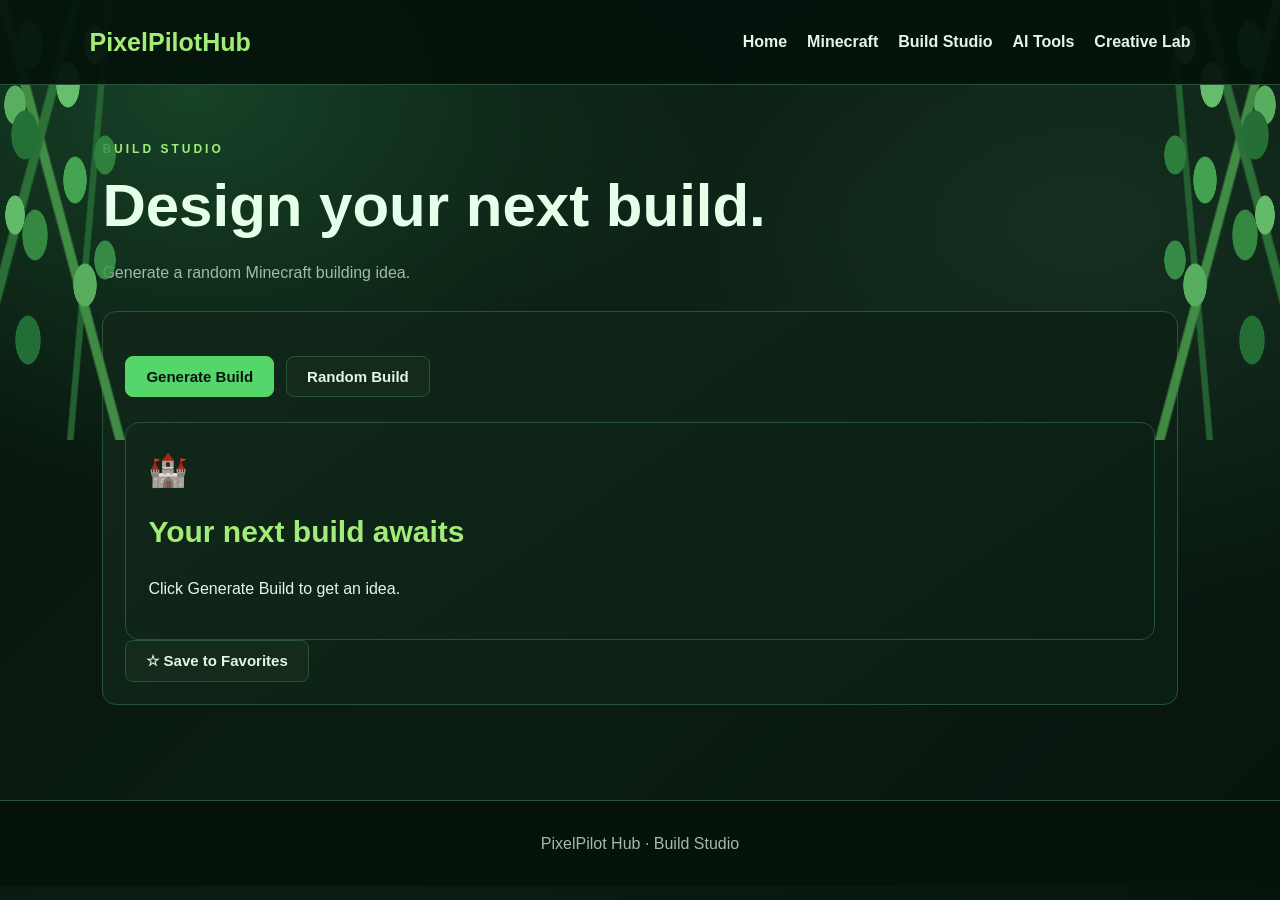
<file: studio.html>
<!DOCTYPE html>
<html lang="en">
<head>
  <meta charset="UTF-8">
  <meta name="viewport" content="width=device-width, initial-scale=1.0">
  <title>Build Studio | PixelPilot Hub</title>
  <link rel="stylesheet" href="style.css">
  <script src="script.js" defer></script>
</head>
<body>
  <header>
    <a class="logo" href="index.html">PixelPilot<span>Hub</span></a>
    <nav>
      <a href="index.html">Home</a>
      <a href="minecraft.html">Minecraft</a>
      <a class="active" href="studio.html">Build Studio</a>
      <a href="tools.html">AI Tools</a>
      <a href="extras.html">Creative Lab</a>
    </nav>
  </header>

  <main class="page">
    <p class="eyebrow">BUILD STUDIO</p>
    <h1>Design your next <span>build.</span></h1>
    <p class="muted">Generate a random Minecraft building idea.</p>

    <section class="tool-panel">
      <div class="button-row">
        <button class="btn primary" id="generateBuild">Generate Build</button>
        <button class="btn secondary" id="randomBuild">Random Build</button>
      </div>

      <div id="buildResult" class="result-panel">
        <div class="feature-icon">🏰</div>
        <h2>Your next build awaits</h2>
        <p>Click Generate Build to get an idea.</p>
      </div>

      <button class="btn secondary" id="saveBuildFavorite">☆ Save to Favorites</button>
    </section>
  </main>

  <footer>PixelPilot Hub · Build Studio</footer>
</body>
</html>
</file>
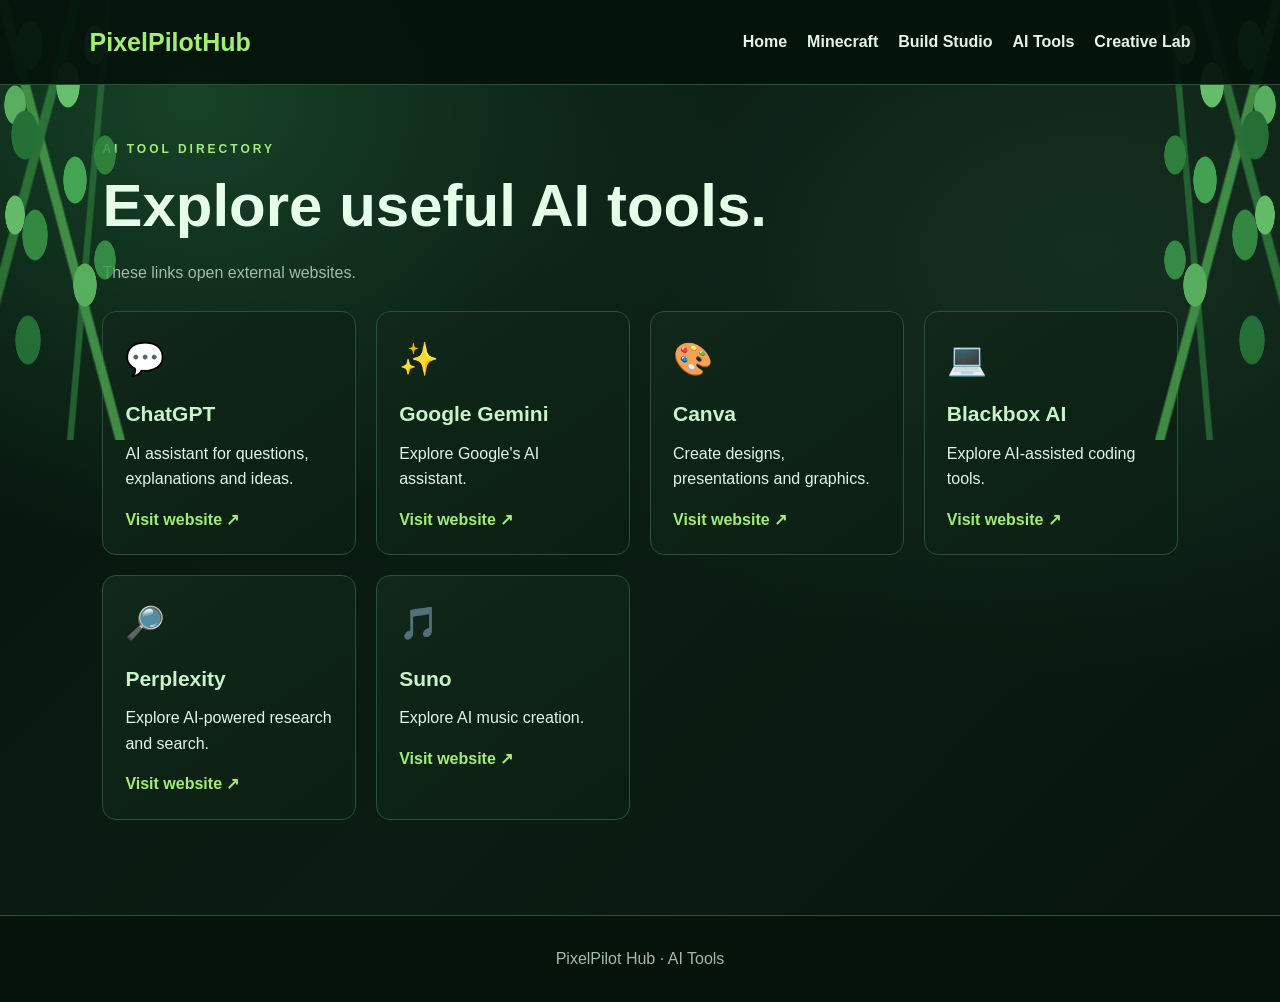
<file: tools.html>
<!DOCTYPE html>
<html lang="en">
<head>
  <meta charset="UTF-8">
  <meta name="viewport" content="width=device-width, initial-scale=1.0">
  <title>AI Tools | PixelPilot Hub</title>
  <link rel="stylesheet" href="style.css">
  <script src="script.js" defer></script>
</head>
<body>
  <header>
    <a class="logo" href="index.html">PixelPilot<span>Hub</span></a>
    <nav>
      <a href="index.html">Home</a>
      <a href="minecraft.html">Minecraft</a>
      <a href="studio.html">Build Studio</a>
      <a class="active" href="tools.html">AI Tools</a>
      <a href="extras.html">Creative Lab</a>
    </nav>
  </header>

  <main class="page">
    <p class="eyebrow">AI TOOL DIRECTORY</p>
    <h1>Explore useful <span>AI tools.</span></h1>
    <p class="muted">These links open external websites.</p>

    <section class="feature-grid">
      <a class="feature-card" href="https://chatgpt.com/" target="_blank" rel="noopener noreferrer">
        <div class="feature-icon">💬</div>
        <h3>ChatGPT</h3>
        <p>AI assistant for questions, explanations and ideas.</p>
        <span class="card-link">Visit website ↗</span>
      </a>
      <a class="feature-card" href="https://gemini.google.com/" target="_blank" rel="noopener noreferrer">
        <div class="feature-icon">✨</div>
        <h3>Google Gemini</h3>
        <p>Explore Google's AI assistant.</p>
        <span class="card-link">Visit website ↗</span>
      </a>
      <a class="feature-card" href="https://www.canva.com/" target="_blank" rel="noopener noreferrer">
        <div class="feature-icon">🎨</div>
        <h3>Canva</h3>
        <p>Create designs, presentations and graphics.</p>
        <span class="card-link">Visit website ↗</span>
      </a>
      <a class="feature-card" href="https://www.blackbox.ai/" target="_blank" rel="noopener noreferrer">
        <div class="feature-icon">💻</div>
        <h3>Blackbox AI</h3>
        <p>Explore AI-assisted coding tools.</p>
        <span class="card-link">Visit website ↗</span>
      </a>
      <a class="feature-card" href="https://www.perplexity.ai/" target="_blank" rel="noopener noreferrer">
        <div class="feature-icon">🔎</div>
        <h3>Perplexity</h3>
        <p>Explore AI-powered research and search.</p>
        <span class="card-link">Visit website ↗</span>
      </a>
      <a class="feature-card" href="https://suno.com/" target="_blank" rel="noopener noreferrer">
        <div class="feature-icon">🎵</div>
        <h3>Suno</h3>
        <p>Explore AI music creation.</p>
        <span class="card-link">Visit website ↗</span>
      </a>
    </section>
  </main>

  <footer>PixelPilot Hub · AI Tools</footer>
</body>
</html>
</file>
<file: style.css>
:root {
  --bg: #07150e;
  --panel: #10271a;
  --panel2: #183524;
  --text: #e5f5e8;
  --muted: #a1bba6;
  --accent: #55d66b;
  --accent2: #a2ed77;
  --red: #a83245;
  --border: #285239;
}

* {
  margin: 0;
  padding: 0;
  box-sizing: border-box;
}

[hidden] {
  display: none !important;
}

html {
  scroll-behavior: smooth;
}

body {
  min-height: 100vh;
  font-family: Arial, sans-serif;
  color: var(--text);
  background:
    radial-gradient(ellipse at 15% 10%, #174328 0%, transparent 35%),
    radial-gradient(ellipse at 85% 25%, #142f20 0%, transparent 40%),
    linear-gradient(135deg, #06130c, #0b1d12 55%, #07140d);
  line-height: 1.6;
  overflow-x: hidden;
}

/* Hanging vines on both sides */

body::before,
body::after {
  content: "";
  position: fixed;
  top: 0;
  width: 125px;
  height: 440px;
  z-index: 5;
  pointer-events: none;
  opacity: 0.85;
  background-repeat: no-repeat;
}

/* Left garland */

body::before {
  left: 0;
  background-image:
    radial-gradient(ellipse 13px 25px at 30px 45px, #48a952 95%, transparent),
    radial-gradient(ellipse 12px 23px at 68px 85px, #76d879 95%, transparent),
    radial-gradient(ellipse 14px 25px at 25px 135px, #287c3c 95%, transparent),
    radial-gradient(ellipse 12px 24px at 75px 180px, #4db85c 95%, transparent),
    radial-gradient(ellipse 13px 26px at 35px 235px, #3b9848 95%, transparent),
    radial-gradient(ellipse 12px 22px at 85px 285px, #65c66c 95%, transparent),
    radial-gradient(ellipse 13px 25px at 28px 340px, #287c3c 95%, transparent),
    radial-gradient(ellipse 11px 20px at 95px 45px, #77d879 95%, transparent),
    radial-gradient(ellipse 11px 20px at 15px 105px, #65c66c 95%, transparent),
    radial-gradient(ellipse 11px 20px at 105px 155px, #348f42 95%, transparent),
    radial-gradient(ellipse 10px 20px at 15px 215px, #73d477 95%, transparent),
    radial-gradient(ellipse 11px 20px at 105px 260px, #3c9c4d 95%, transparent),
    linear-gradient(105deg, transparent 29%, #327c3c 30%, #327c3c 33%, transparent 34%),
    linear-gradient(75deg, transparent 47%, #4b9e4d 48%, #4b9e4d 51%, transparent 52%),
    linear-gradient(95deg, transparent 64%, #286b36 65%, #286b36 68%, transparent 69%);
}

/* Right garland */

body::after {
  right: 0;
  transform: scaleX(-1);
  background-image:
    radial-gradient(ellipse 13px 25px at 30px 45px, #48a952 95%, transparent),
    radial-gradient(ellipse 12px 23px at 68px 85px, #76d879 95%, transparent),
    radial-gradient(ellipse 14px 25px at 25px 135px, #287c3c 95%, transparent),
    radial-gradient(ellipse 12px 24px at 75px 180px, #4db85c 95%, transparent),
    radial-gradient(ellipse 13px 26px at 35px 235px, #3b9848 95%, transparent),
    radial-gradient(ellipse 12px 22px at 85px 285px, #65c66c 95%, transparent),
    radial-gradient(ellipse 13px 25px at 28px 340px, #287c3c 95%, transparent),
    radial-gradient(ellipse 11px 20px at 95px 45px, #77d879 95%, transparent),
    radial-gradient(ellipse 11px 20px at 15px 105px, #65c66c 95%, transparent),
    radial-gradient(ellipse 11px 20px at 105px 155px, #348f42 95%, transparent),
    radial-gradient(ellipse 10px 20px at 15px 215px, #73d477 95%, transparent),
    radial-gradient(ellipse 11px 20px at 105px 260px, #3c9c4d 95%, transparent),
    linear-gradient(105deg, transparent 29%, #327c3c 30%, #327c3c 33%, transparent 34%),
    linear-gradient(75deg, transparent 47%, #4b9e4d 48%, #4b9e4d 51%, transparent 52%),
    linear-gradient(95deg, transparent 64%, #286b36 65%, #286b36 68%, transparent 69%);
}

/* Header and navigation */

header {
  position: relative;
  z-index: 6;
  display: flex;
  justify-content: space-between;
  align-items: center;
  flex-wrap: wrap;
  gap: 18px;
  padding: 22px 7%;
  background: rgba(5, 20, 11, 0.94);
  border-bottom: 1px solid var(--border);
}

.logo {
  font-size: 25px;
  font-weight: bold;
  color: var(--accent2);
}

nav {
  display: flex;
  flex-wrap: wrap;
  gap: 20px;
}

nav a {
  color: var(--text);
  text-decoration: none;
  font-weight: bold;
  transition: 0.2s;
}

nav a:hover {
  color: var(--accent);
}

/* Hero and page sections */

.hero,
.page,
footer {
  position: relative;
  z-index: 1;
}

.hero {
  min-height: 420px;
  padding: 100px 8%;
  display: flex;
  flex-direction: column;
  justify-content: center;
  background:
    linear-gradient(90deg, rgba(5, 20, 11, 0.95), rgba(5, 20, 11, 0.55)),
    radial-gradient(ellipse at 70% 50%, #245d35, transparent 65%);
}

.page {
  padding: 55px 8%;
  min-height: 65vh;
}

.eyebrow {
  color: var(--accent2);
  text-transform: uppercase;
  letter-spacing: 3px;
  font-size: 12px;
  font-weight: bold;
  margin-bottom: 12px;
}

h1 {
  font-size: clamp(34px, 6vw, 60px);
  line-height: 1.15;
  margin-bottom: 20px;
  color: #e5ffe8;
}

h2 {
  font-size: 30px;
  color: var(--accent2);
  margin-bottom: 20px;
}

h3 {
  font-size: 21px;
  color: #c7f5c9;
  margin-bottom: 10px;
}

p {
  margin-bottom: 15px;
}

.hero-text {
  max-width: 650px;
  font-size: 18px;
  color: var(--muted);
}

.muted {
  color: var(--muted);
}

/* Buttons */

.hero-actions,
.button-row {
  display: flex;
  flex-wrap: wrap;
  gap: 12px;
  margin-top: 22px;
}

.btn {
  display: inline-block;
  border: 1px solid var(--border);
  border-radius: 8px;
  padding: 11px 20px;
  font-size: 15px;
  font-weight: bold;
  text-decoration: none;
  cursor: pointer;
  transition: 0.2s;
}

.primary {
  background: var(--accent);
  color: #07150e;
  border-color: var(--accent);
}

.secondary {
  background: #142b1c;
  color: var(--text);
}

.btn:hover {
  transform: translateY(-3px);
  filter: brightness(1.15);
}

/* Feature cards */

.feature-grid {
  display: grid;
  grid-template-columns: repeat(auto-fit, minmax(220px, 1fr));
  gap: 20px;
  margin-top: 25px;
}

.feature-card,
.explorer-card,
.tool-panel,
.result-panel,
.stat-card {
  background: linear-gradient(145deg, var(--panel), #0b1e12);
  border: 1px solid var(--border);
  border-radius: 14px;
  padding: 22px;
  transition: 0.25s;
}

.feature-card:hover,
.explorer-card:hover {
  transform: translateY(-5px);
  border-color: var(--accent);
  box-shadow: 0 8px 25px rgba(49, 184, 83, 0.13);
}

.feature-icon {
  font-size: 32px;
  margin-bottom: 12px;
}

.card-link,
.external-seed-link {
  color: var(--accent2);
  text-decoration: none;
  font-weight: bold;
}

.card-link:hover,
.external-seed-link:hover {
  color: white;
  text-decoration: underline;
}

/* Inputs and search */

.search-box {
  margin: 20px 0;
}

input,
select,
textarea {
  width: 100%;
  padding: 12px;
  border-radius: 8px;
  border: 1px solid var(--border);
  background: #0a1c11;
  color: var(--text);
  font: inherit;
  outline: none;
}

input:focus,
select:focus,
textarea:focus {
  border-color: var(--accent);
  box-shadow: 0 0 0 2px rgba(85, 214, 107, 0.15);
}

label {
  display: block;
  color: var(--accent2);
  margin: 12px 0 6px;
  font-weight: bold;
}

/* Panels */

.tool-panel,
.result-panel {
  margin-top: 25px;
}

.stats-grid {
  display: grid;
  grid-template-columns: repeat(auto-fit, minmax(150px, 1fr));
  gap: 15px;
  margin: 25px 0;
}

.stat-card {
  text-align: center;
}

.stat-card h3 {
  font-size: 28px;
  color: var(--accent);
}

.calculator-grid {
  display: grid;
  grid-template-columns: repeat(auto-fit, minmax(180px, 1fr));
  gap: 18px;
}

.calculator-result,
.command-output {
  background: #06140b;
  border: 1px solid var(--border);
  border-radius: 10px;
  padding: 18px;
  margin-top: 20px;
  overflow-wrap: anywhere;
}

.favorites-list {
  display: grid;
  gap: 12px;
  margin-top: 18px;
}

.favorite-item {
  padding: 15px;
  border-radius: 9px;
  background: var(--panel2);
  border: 1px solid var(--border);
}

/* Minecraft Explorer */

.explorer-card {
  cursor: pointer;
  text-align: left;
}

.explorer-card:hover {
  background: #193c25;
}

.explorer-details {
  margin-top: 25px;
  padding: 25px;
  background: var(--panel);
  border: 1px solid var(--border);
  border-radius: 14px;
}

.explorer-list {
  display: grid;
  grid-template-columns: repeat(auto-fit, minmax(220px, 1fr));
  gap: 15px;
  margin-top: 20px;
}

.explorer-item {
  padding: 16px;
  background: var(--panel2);
  border: 1px solid var(--border);
  border-radius: 10px;
}

.explorer-item h3 {
  color: var(--accent2);
}

/* Footer */

footer {
  padding: 30px 8%;
  text-align: center;
  background: #06130b;
  border-top: 1px solid var(--border);
  color: var(--muted);
  margin-top: 40px;
}

/* Deep crimson details */

.red-accent {
  color: #e16b7d;
}

.red-panel {
  border-color: var(--red);
}

/* Responsive design */

@media (max-width: 750px) {
  header {
    padding: 18px 5%;
  }

  .hero {
    padding: 75px 7%;
  }

  .page {
    padding: 40px 6%;
  }

  body::before,
  body::after {
    width: 75px;
    opacity: 0.55;
  }
}

@media (max-width: 550px) {
  nav {
    gap: 12px;
    font-size: 14px;
  }

  .logo {
    font-size: 21px;
  }

  .hero {
    min-height: 350px;
  }

  h2 {
    font-size: 25px;
  }

  .feature-grid {
    grid-template-columns: 1fr;
  }
}

@media (max-width: 500px) {
  body::before,
  body::after {
    width: 45px;
    opacity: 0.35;
  }

  .hero {
    padding: 65px 6%;
  }

  .page {
    padding: 35px 5%;
  }

  .btn {
    padding: 10px 15px;
  }
}
a {
    color: inherit;
    text-decoration: none;
}

a:hover {
    color: #c70404;
    text-decoration: none;
}
</file>
